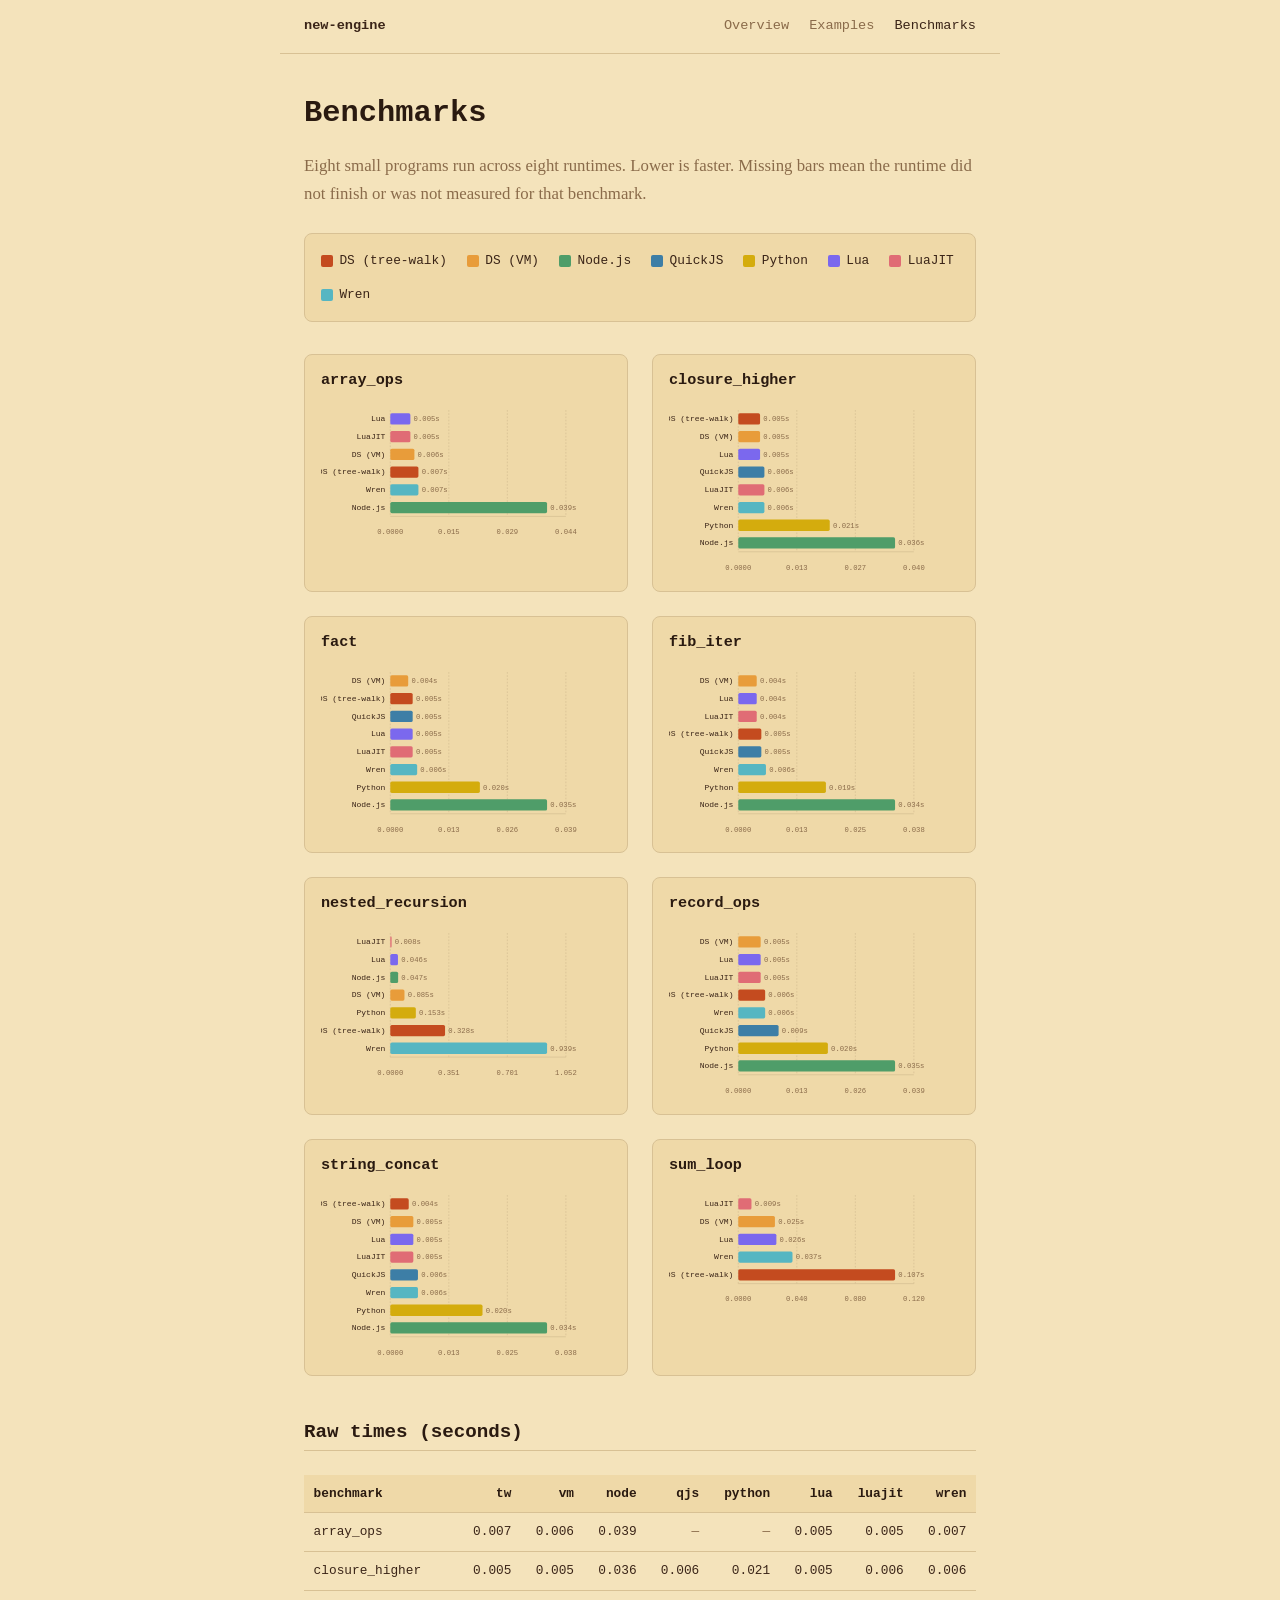
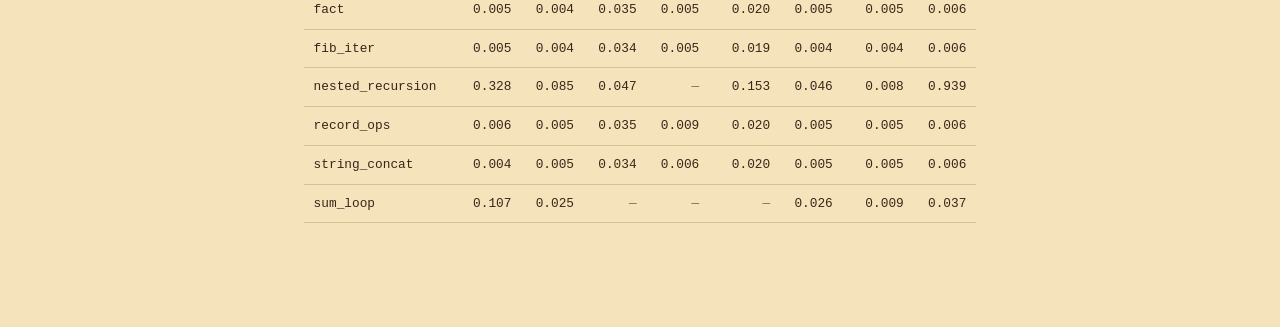
<file: website/benchmarks.html>
<!DOCTYPE html>
<html lang="en">
<head>
  <meta charset="utf-8">
  <meta name="viewport" content="width=device-width, initial-scale=1">
  <title>Benchmarks · new-engine</title>
  <link rel="stylesheet" href="style.css">
  <style>
    .chart-grid {
      display: grid;
      grid-template-columns: repeat(auto-fit, minmax(320px, 1fr));
      gap: 1.5rem;
      margin: 2rem 0;
    }

    .chart-card {
      background: var(--code-bg);
      border: 1px solid var(--border);
      border-radius: 8px;
      padding: 1rem;
    }

    .chart-card h3 {
      margin: 0 0 0.75rem;
      font-size: 0.95rem;
      color: var(--heading);
      font-family: ui-monospace, SFMono-Regular, "SF Mono", Menlo, Consolas, monospace;
    }

    .chart-card svg {
      display: block;
      width: 100%;
      height: auto;
    }

    .bar {
      transition: opacity 0.15s ease;
    }

    .bar:hover {
      opacity: 0.8;
    }

    .bar-label {
      font-family: ui-monospace, SFMono-Regular, "SF Mono", Menlo, Consolas, monospace;
      font-size: 10px;
      fill: var(--fg);
    }

    .bar-value {
      font-family: ui-monospace, SFMono-Regular, "SF Mono", Menlo, Consolas, monospace;
      font-size: 9px;
      fill: var(--muted);
    }

    .axis-line {
      stroke: var(--border);
      stroke-width: 1;
    }

    .tick-line {
      stroke: var(--border);
      stroke-width: 1;
      stroke-dasharray: 2 2;
    }

    .legend {
      display: flex;
      flex-wrap: wrap;
      gap: 0.75rem 1.25rem;
      margin: 1.5rem 0 2rem;
      padding: 1rem;
      background: var(--code-bg);
      border: 1px solid var(--border);
      border-radius: 8px;
    }

    .legend-item {
      display: inline-flex;
      align-items: center;
      gap: 0.4rem;
      font-family: ui-monospace, SFMono-Regular, "SF Mono", Menlo, Consolas, monospace;
      font-size: 0.8rem;
      color: var(--fg);
    }

    .legend-swatch {
      width: 0.75rem;
      height: 0.75rem;
      border-radius: 2px;
    }

    .data-table {
      width: 100%;
      border-collapse: collapse;
      margin: 1.5rem 0;
      font-family: ui-monospace, SFMono-Regular, "SF Mono", Menlo, Consolas, monospace;
      font-size: 0.8rem;
    }

    .data-table th,
    .data-table td {
      padding: 0.5rem 0.6rem;
      text-align: right;
      border-bottom: 1px solid var(--border);
    }

    .data-table th:first-child,
    .data-table td:first-child {
      text-align: left;
    }

    .data-table th {
      color: var(--heading);
      background: var(--code-bg);
    }

    .data-table td.na {
      color: var(--muted);
      font-style: italic;
    }

    .note {
      color: var(--muted);
      font-size: 0.95rem;
      margin-bottom: 1rem;
    }
  </style>
</head>
<body>
  <nav>
    <span class="brand">new-engine</span>
    <a href="index.html">Overview</a>
    <a href="examples.html">Examples</a>
    <a href="benchmarks.html" aria-current="page">Benchmarks</a>
  </nav>

  <main>
    <h1>Benchmarks</h1>
    <p class="lede">Eight small programs run across eight runtimes. Lower is faster. Missing bars mean the runtime did not finish or was not measured for that benchmark.</p>

    <div class="legend" id="legend"></div>
    <div class="chart-grid" id="charts"></div>

    <h2>Raw times (seconds)</h2>
    <table class="data-table" id="table"></table>
  </main>

  <script>
    const data = {
  "benchmarks": [
    "array_ops",
    "closure_higher",
    "fact",
    "fib_iter",
    "nested_recursion",
    "record_ops",
    "string_concat",
    "sum_loop"
  ],
  "runtimes": [
    "tw",
    "vm",
    "node",
    "qjs",
    "python",
    "lua",
    "luajit",
    "wren"
  ],
  "times": {
    "array_ops": {
      "tw": 0.007,
      "vm": 0.006,
      "node": 0.039,
      "qjs": null,
      "python": null,
      "lua": 0.005,
      "luajit": 0.005,
      "wren": 0.007
    },
    "closure_higher": {
      "tw": 0.005,
      "vm": 0.005,
      "node": 0.036,
      "qjs": 0.006,
      "python": 0.021,
      "lua": 0.005,
      "luajit": 0.006,
      "wren": 0.006
    },
    "fact": {
      "tw": 0.005,
      "vm": 0.004,
      "node": 0.035,
      "qjs": 0.005,
      "python": 0.02,
      "lua": 0.005,
      "luajit": 0.005,
      "wren": 0.006
    },
    "fib_iter": {
      "tw": 0.005,
      "vm": 0.004,
      "node": 0.034,
      "qjs": 0.005,
      "python": 0.019,
      "lua": 0.004,
      "luajit": 0.004,
      "wren": 0.006
    },
    "nested_recursion": {
      "tw": 0.328,
      "vm": 0.085,
      "node": 0.047,
      "qjs": null,
      "python": 0.153,
      "lua": 0.046,
      "luajit": 0.008,
      "wren": 0.939
    },
    "record_ops": {
      "tw": 0.006,
      "vm": 0.005,
      "node": 0.035,
      "qjs": 0.009,
      "python": 0.02,
      "lua": 0.005,
      "luajit": 0.005,
      "wren": 0.006
    },
    "string_concat": {
      "tw": 0.004,
      "vm": 0.005,
      "node": 0.034,
      "qjs": 0.006,
      "python": 0.02,
      "lua": 0.005,
      "luajit": 0.005,
      "wren": 0.006
    },
    "sum_loop": {
      "tw": 0.107,
      "vm": 0.025,
      "node": null,
      "qjs": null,
      "python": null,
      "lua": 0.026,
      "luajit": 0.009,
      "wren": 0.037
    }
  }
};

    const palette = {
      tw:     "#c44b1f",
      vm:     "#e89c3a",
      node:   "#4f9d69",
      qjs:    "#3d7ea6",
      python: "#d4ac0d",
      lua:    "#7b68ee",
      luajit: "#e06c75",
      wren:   "#56b6c2"
    };

    const labels = {
      tw:     "DS (tree-walk)",
      vm:     "DS (VM)",
      node:   "Node.js",
      qjs:    "QuickJS",
      python: "Python",
      lua:    "Lua",
      luajit: "LuaJIT",
      wren:   "Wren"
    };

    function formatTime(s) {
      if (s === null || s === undefined) return "n/a";
      if (s < 0.001) return s.toFixed(4);
      if (s < 0.01) return s.toFixed(3);
      return s.toFixed(3);
    }

    const legendEl = document.getElementById("legend");
    for (const rt of data.runtimes) {
      const item = document.createElement("span");
      item.className = "legend-item";
      item.innerHTML = `<span class="legend-swatch" style="background:${palette[rt]}"></span>${labels[rt]}`;
      legendEl.appendChild(item);
    }

    const chartsEl = document.getElementById("charts");
    const rowHeight = 22;
    const barHeight = 14;
    const leftPad = 86;
    const rightPad = 56;
    const topPad = 10;
    const bottomPad = 28;

    for (const bench of data.benchmarks) {
      const entries = data.runtimes
        .map(rt => ({ rt, time: data.times[bench][rt] }))
        .filter(e => e.time !== null && e.time !== undefined)
        .sort((a, b) => a.time - b.time);

      const maxTime = entries.length ? Math.max(...entries.map(e => e.time)) : 1;
      const niceMax = maxTime * 1.12;
      const height = topPad + entries.length * rowHeight + bottomPad;
      const width = 360;
      const plotWidth = width - leftPad - rightPad;

      const card = document.createElement("div");
      card.className = "chart-card";

      const title = document.createElement("h3");
      title.textContent = bench;
      card.appendChild(title);

      const ns = "http://www.w3.org/2000/svg";
      const svg = document.createElementNS(ns, "svg");
      svg.setAttribute("viewBox", `0 0 ${width} ${height}`);
      svg.setAttribute("preserveAspectRatio", "xMidYMid meet");

      const axisY = topPad + entries.length * rowHeight;
      const axisLine = document.createElementNS(ns, "line");
      axisLine.setAttribute("x1", leftPad);
      axisLine.setAttribute("y1", axisY);
      axisLine.setAttribute("x2", width - rightPad);
      axisLine.setAttribute("y2", axisY);
      axisLine.setAttribute("class", "axis-line");
      svg.appendChild(axisLine);

      for (let i = 0; i <= 3; i++) {
        const x = leftPad + (plotWidth * i / 3);
        const tick = document.createElementNS(ns, "line");
        tick.setAttribute("x1", x);
        tick.setAttribute("y1", topPad);
        tick.setAttribute("x2", x);
        tick.setAttribute("y2", axisY);
        tick.setAttribute("class", "tick-line");
        svg.appendChild(tick);

        const label = document.createElementNS(ns, "text");
        label.setAttribute("x", x);
        label.setAttribute("y", height - 6);
        label.setAttribute("text-anchor", "middle");
        label.setAttribute("class", "bar-value");
        label.textContent = formatTime(niceMax * i / 3);
        svg.appendChild(label);
      }

      entries.forEach((e, i) => {
        const y = topPad + i * rowHeight;
        const barW = (e.time / niceMax) * plotWidth;

        const bar = document.createElementNS(ns, "rect");
        bar.setAttribute("x", leftPad);
        bar.setAttribute("y", y + (rowHeight - barHeight) / 2);
        bar.setAttribute("width", Math.max(1, barW));
        bar.setAttribute("height", barHeight);
        bar.setAttribute("rx", 2);
        bar.setAttribute("fill", palette[e.rt]);
        bar.setAttribute("class", "bar");
        svg.appendChild(bar);

        const tip = document.createElementNS(ns, "title");
        tip.textContent = `${labels[e.rt]}: ${formatTime(e.time)}s on ${bench}`;
        bar.appendChild(tip);

        const name = document.createElementNS(ns, "text");
        name.setAttribute("x", leftPad - 6);
        name.setAttribute("y", y + rowHeight / 2 + 3);
        name.setAttribute("text-anchor", "end");
        name.setAttribute("class", "bar-label");
        name.textContent = labels[e.rt];
        svg.appendChild(name);

        const val = document.createElementNS(ns, "text");
        val.setAttribute("x", leftPad + barW + 4);
        val.setAttribute("y", y + rowHeight / 2 + 3);
        val.setAttribute("class", "bar-value");
        val.textContent = formatTime(e.time) + "s";
        svg.appendChild(val);
      });

      card.appendChild(svg);
      chartsEl.appendChild(card);
    }

    const tableEl = document.getElementById("table");
    const thead = document.createElement("thead");
    const headRow = document.createElement("tr");
    headRow.appendChild(document.createElement("th")).textContent = "benchmark";
    for (const rt of data.runtimes) {
      headRow.appendChild(document.createElement("th")).textContent = rt;
    }
    thead.appendChild(headRow);
    tableEl.appendChild(thead);

    const tbody = document.createElement("tbody");
    for (const bench of data.benchmarks) {
      const row = document.createElement("tr");
      row.appendChild(document.createElement("td")).textContent = bench;
      for (const rt of data.runtimes) {
        const td = document.createElement("td");
        const t = data.times[bench][rt];
        if (t === null || t === undefined) {
          td.className = "na";
          td.textContent = "—";
        } else {
          td.textContent = formatTime(t);
        }
        row.appendChild(td);
      }
      tbody.appendChild(row);
    }
    tableEl.appendChild(tbody);
  </script>
</body>
</html>
</file>
<file: website/style.css>
/* ==========================================================================
   new-engine website styles
   Shared by index.html and examples.html.
   Scope: layout and typography only. Token colors come from highlight.js.
   ========================================================================== */

/* --------------------------------------------------------------------------
   Reset / base
   -------------------------------------------------------------------------- */
*,
*::before,
*::after {
  box-sizing: border-box;
}

html {
  -webkit-text-size-adjust: 100%;
}

body {
  margin: 0;
}

/* --------------------------------------------------------------------------
   Theme variables
   -------------------------------------------------------------------------- */
:root {
  --bg: #f4e3bb;          /* warm yellow */
  --fg: #3a2417;          /* dark chocolate */
  --heading: #2a1a10;     /* deeper chocolate for headings */
  --muted: #8a6b4a;       /* warm brown */
  --border: #d8c194;      /* soft golden-brown rule */
  --code-bg: #efd9a8;     /* slightly deeper warm panel (inline code) */
  --code-block-bg: #2b2117; /* dark chocolate panel for code blocks */
  --inline-code-fg: #5a3a1f;
  --link: #9a4a1f;        /* burnt-orange chocolate */
  --link-hover: #7a3410;
  --max-width: 720px;
}

/* --------------------------------------------------------------------------
   Body / typography
   -------------------------------------------------------------------------- */
body {
  background: var(--bg);
  color: var(--fg);
  font-family: ui-serif, Georgia, Cambria, "Times New Roman", serif;
  font-size: 17px;
  line-height: 1.7;
  -webkit-font-smoothing: antialiased;
}

/* --------------------------------------------------------------------------
   Navigation
   -------------------------------------------------------------------------- */
nav {
  position: sticky;
  top: 0;
  z-index: 10;
  display: flex;
  align-items: baseline;
  gap: 1.25rem;
  max-width: var(--max-width);
  margin: 0 auto;
  padding: 0.9rem 1.5rem;
  background: var(--bg);
  border-bottom: 1px solid var(--border);
  font-family: ui-monospace, SFMono-Regular, "SF Mono", Menlo, Consolas, monospace;
  font-size: 0.85rem;
}

nav .brand {
  font-weight: 700;
  color: var(--fg);
  margin-right: auto;
}

nav a {
  color: var(--muted);
  text-decoration: none;
}

nav a:hover {
  color: var(--link-hover);
}

nav a[aria-current="page"] {
  color: var(--fg);
}

/* --------------------------------------------------------------------------
   Content column
   -------------------------------------------------------------------------- */
main {
  max-width: var(--max-width);
  margin: 0 auto;
  padding: 2.5rem 1.5rem 5rem;
}

/* --------------------------------------------------------------------------
   Headings
   -------------------------------------------------------------------------- */
h1,
h2,
h3 {
  font-family: ui-monospace, SFMono-Regular, "SF Mono", Menlo, Consolas, monospace;
  font-weight: 600;
  line-height: 1.25;
  color: var(--heading);
}

h1 {
  font-size: 1.9rem;
  margin: 0 0 1.25rem;
}

h2 {
  font-size: 1.2rem;
  margin: 2.75rem 0 0.75rem;
  padding-bottom: 0.35rem;
  border-bottom: 1px solid var(--border);
}

h3 {
  font-size: 1rem;
  margin: 2rem 0 0.5rem;
}

/* --------------------------------------------------------------------------
   Paragraphs
   -------------------------------------------------------------------------- */
p {
  margin: 0 0 1rem;
}

p.lede {
  color: var(--muted);
  font-size: 1.05rem;
}

p.footer {
  margin-top: 3rem;
  padding-top: 1rem;
  border-top: 1px solid var(--border);
  color: var(--muted);
  font-size: 0.95rem;
}

/* --------------------------------------------------------------------------
   Links
   -------------------------------------------------------------------------- */
a {
  color: var(--link);
  text-decoration: none;
  border-bottom: 1px solid transparent;
}

a:hover {
  color: var(--link-hover);
  border-bottom-color: currentColor;
}

/* --------------------------------------------------------------------------
   Inline code
   -------------------------------------------------------------------------- */
code {
  font-family: ui-monospace, SFMono-Regular, "SF Mono", Menlo, Consolas, monospace;
  font-size: 0.875em;
}

/* Inline code that is not inside a pre block. */
:not(pre) > code {
  background: var(--code-bg);
  border: 1px solid var(--border);
  border-radius: 4px;
  padding: 0.1em 0.35em;
  color: var(--inline-code-fg);
}

/* --------------------------------------------------------------------------
   Pre / code blocks
   -------------------------------------------------------------------------- */
/* Code blocks keep a dark theme even though the page is light. The dark panel
   background harmonizes with the warm palette (chocolate, not cold grey) and
   keeps the atom-one-dark token colors legible. */
pre {
  margin: 0 0 1.5rem;
  border: 1px solid #1c1510;
  border-radius: 6px;
  background: var(--code-block-bg);
  overflow-x: auto;
  line-height: 1.55;
}

pre code {
  display: block;
  padding: 1rem 1.15rem;
  font-size: 0.85rem;
  /* Let highlight.js own the token colors; keep the dark panel background. */
  background: transparent;
}

/* highlight.js sets its own background on .hljs; keep it matched to our panel. */
pre code.hljs {
  background: transparent;
  padding: 1rem 1.15rem;
}

/* Optional caption sitting above a code block, useful for long example pages. */
.code-caption {
  font-family: ui-monospace, SFMono-Regular, "SF Mono", Menlo, Consolas, monospace;
  font-size: 0.78rem;
  color: var(--muted);
  margin: 0 0 0.4rem;
}

/* --------------------------------------------------------------------------
   Long-form / example page helpers
   -------------------------------------------------------------------------- */
hr {
  border: none;
  border-top: 1px solid var(--border);
  margin: 2.5rem 0;
}

ul,
ol {
  margin: 0 0 1rem;
  padding-left: 1.4rem;
}

li {
  margin: 0.25rem 0;
}
</file>
